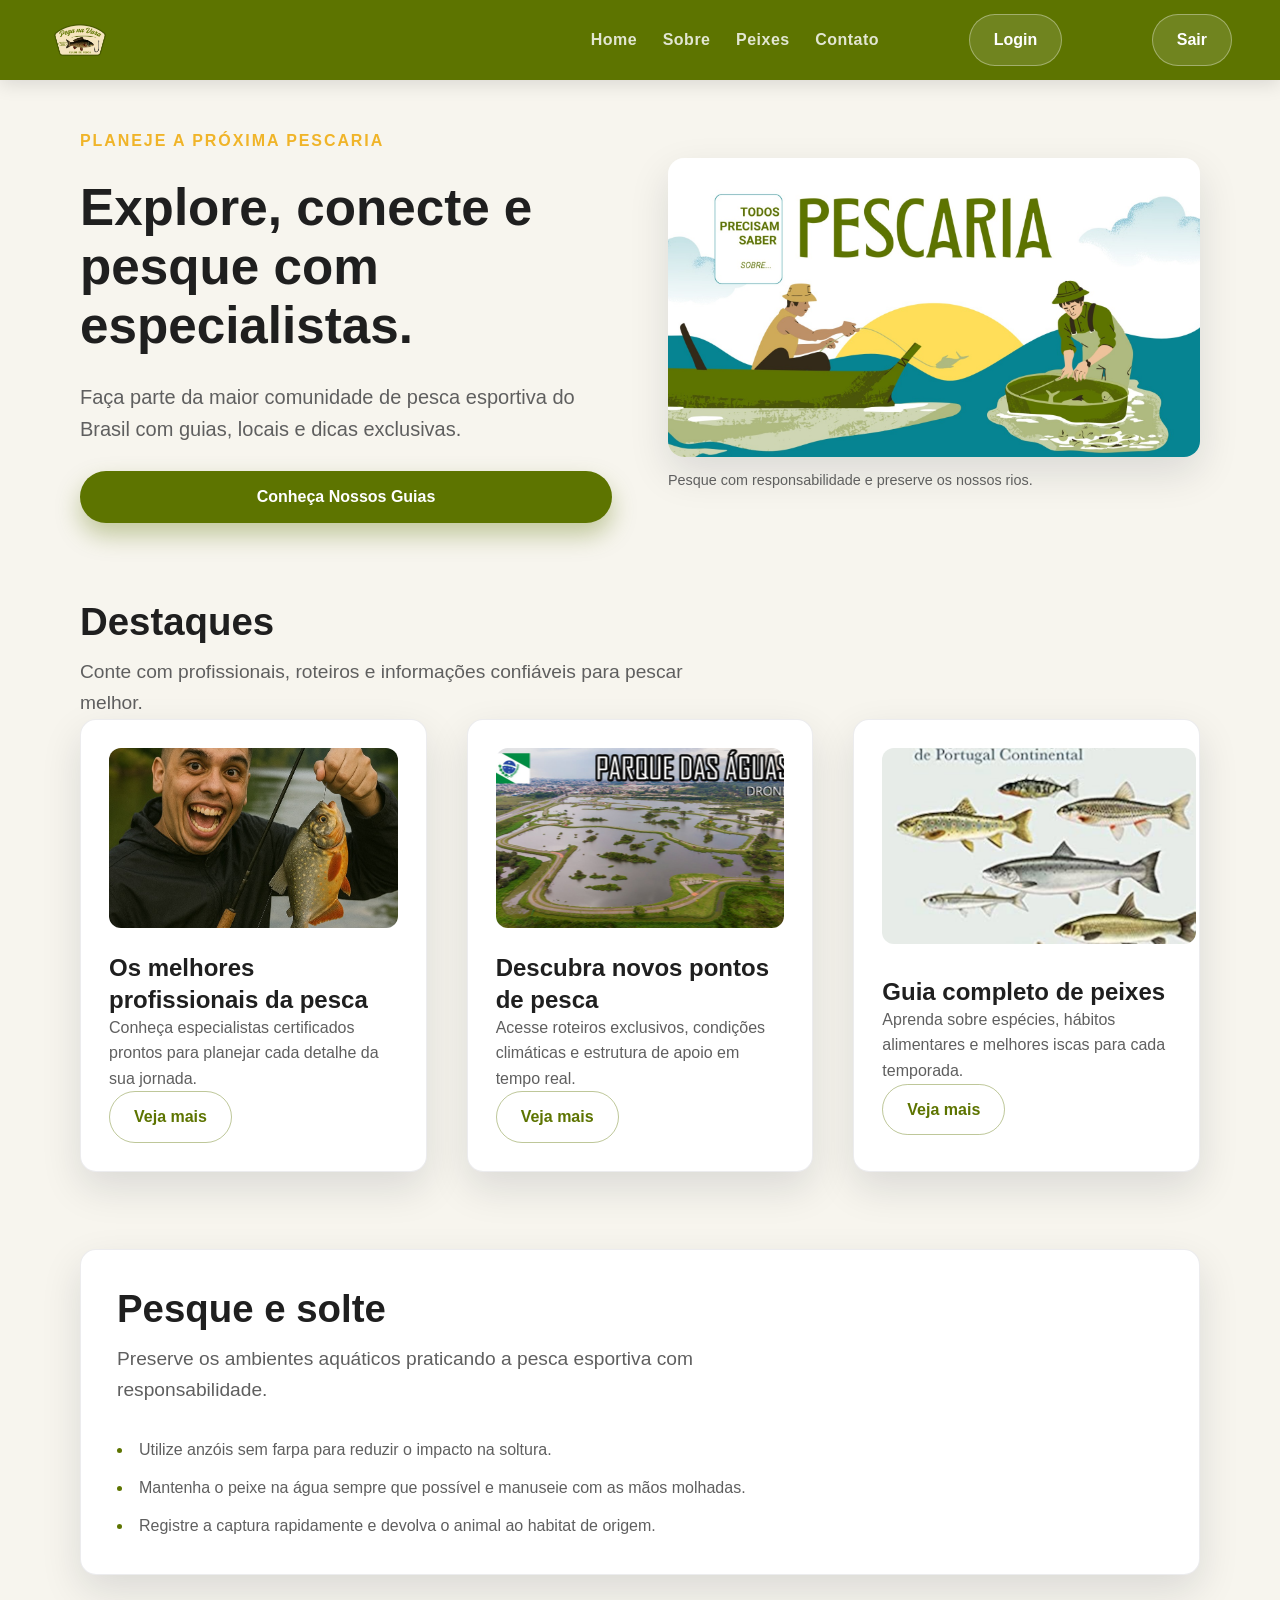
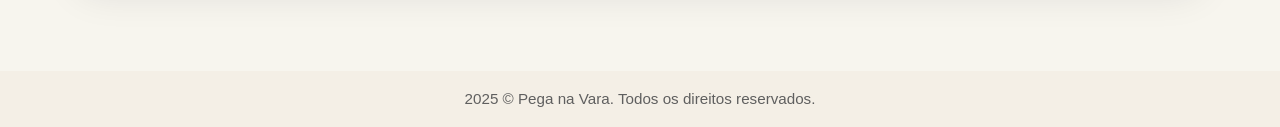
<file: index.html>
<!DOCTYPE html>
<html lang="pt-br">
  <head>
    <meta charset="UTF-8" />
    <meta name="viewport" content="width=device-width, initial-scale=1.0" />
    <title>Trabalho Web Final - 1 Semestre</title>
  </head>
  <body>
    <script>
      location.href = `https://cbs041.github.io/trabalho-desenvolvimento-web-final/pages/index.html`
    </script>
  </body>
</html>
</file>
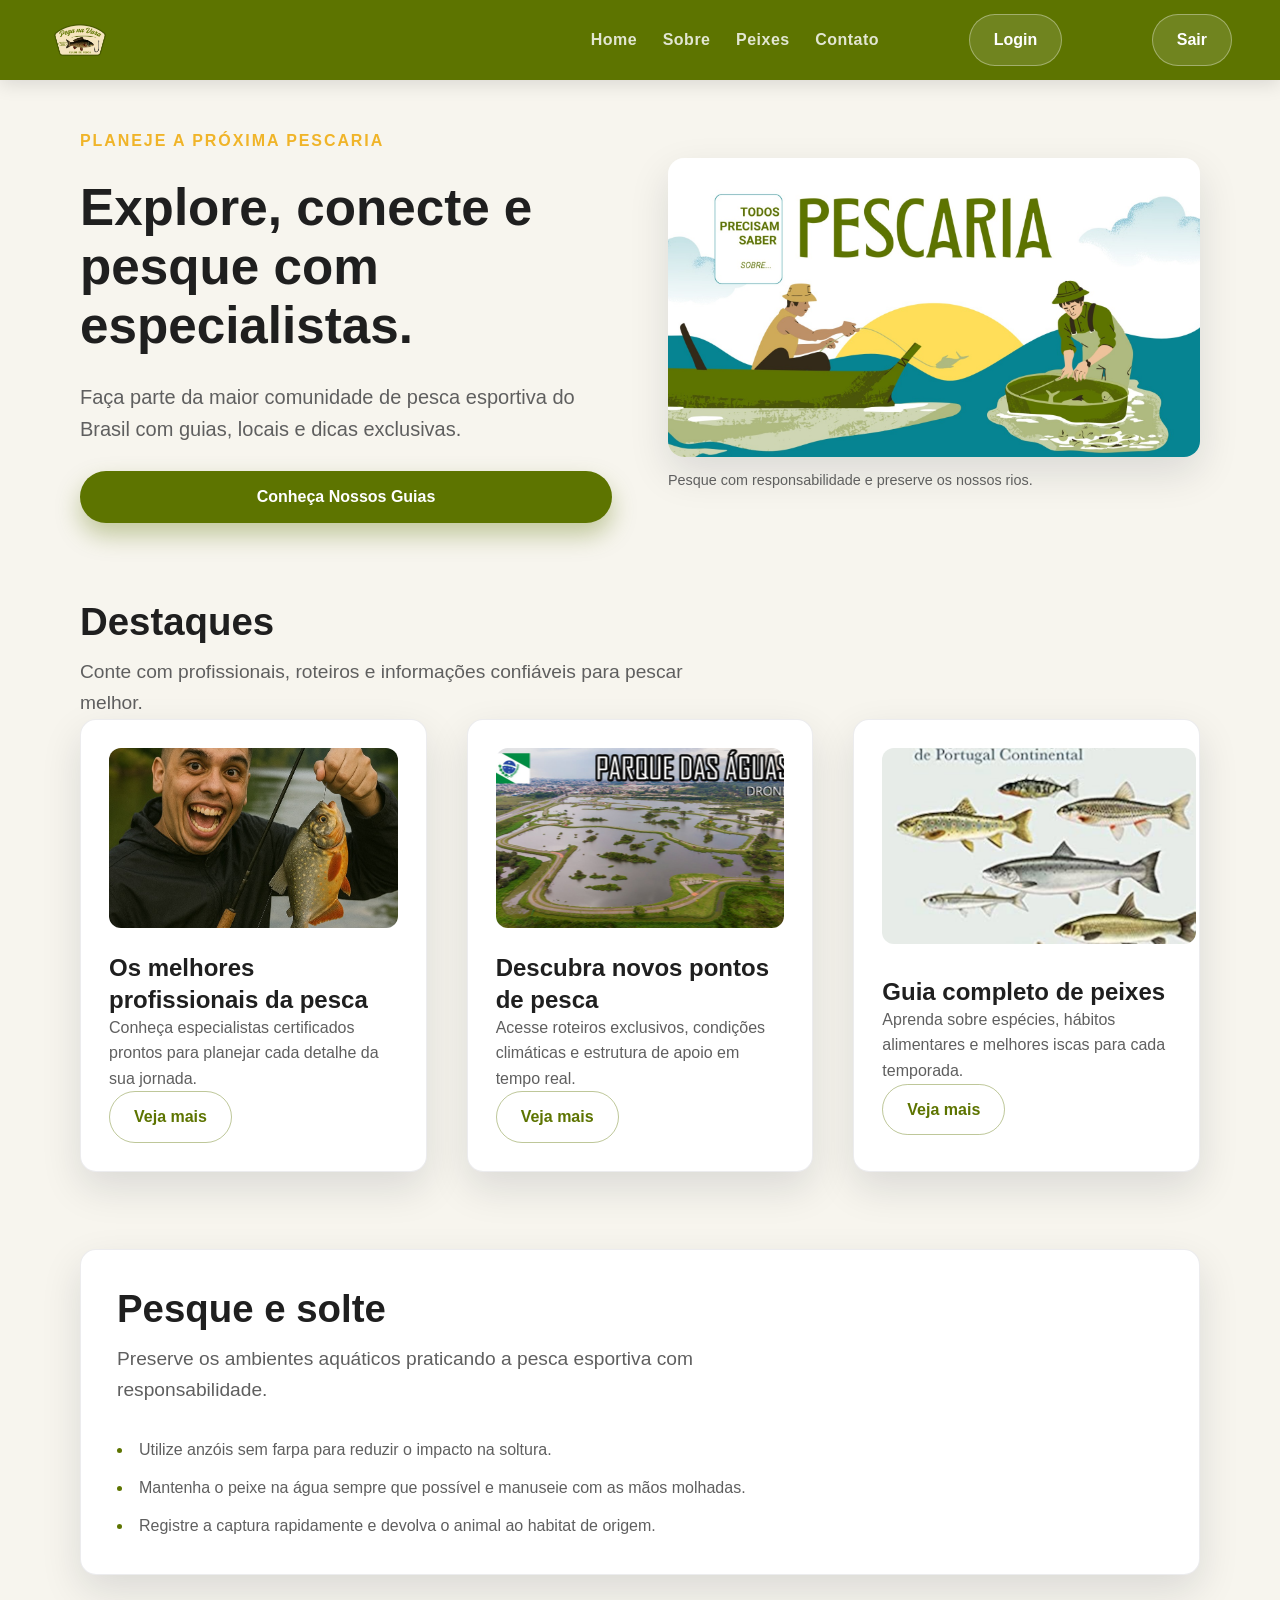
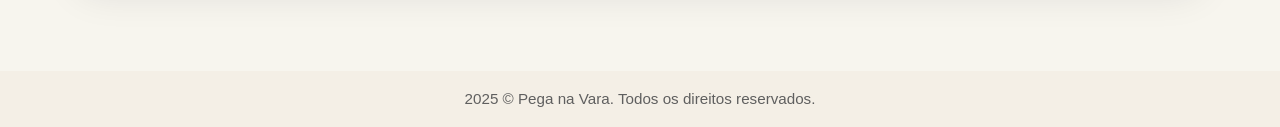
<file: pages/index.html>
<!DOCTYPE html>
<html lang="pt-br">
  <head>
    <meta charset="UTF-8" />
    <meta name="viewport" content="width=device-width, initial-scale=1.0" />
    <link rel="stylesheet" href="../assets/css/style.css" />
    <title>Pega na Vara</title>
    <link rel="icon" href="../assets/img/Logo.png" />
  </head>
  <body>
    <header class="site-header">
      <a
        class="site-header__brand"
        href="./index.html"
        aria-label="Página inicial"
      >
        <img
          class="site-header__logo"
          src="../assets/img/Logo.png"
          alt="Logotipo Pega na Vara"
        />
      </a>
      <nav class="site-header__nav" aria-label="Menu principal">
        <button
          id="mobile-menu-btn"
          class="nav-toggle"
          type="button"
          aria-expanded="false"
          aria-controls="nav-menu"
          data-menu-toggle
        >
          <span class="nav-toggle__bar"></span>
          <span class="nav-toggle__bar"></span>
          <span class="nav-toggle__bar"></span>
          <span class="sr-only">Alternar menu de navegação</span>
        </button>
        <div class="nav-menu site-header__menu" id="nav-menu">
          <ul class="nav-menu__list">
            <li class="nav-menu__item">
              <a class="nav-menu__link" href="./index.html">Home</a>
            </li>
            <li class="nav-menu__item">
              <a class="nav-menu__link" href="./sobre.html">Sobre</a>
            </li>
            <li class="nav-menu__item">
              <a class="nav-menu__link" href="./peixes.html">Peixes</a>
            </li>
            <li class="nav-menu__item">
              <a class="nav-menu__link" href="./contato.html">Contato</a>
            </li>
          </ul>
          <a
            class="button button--secondary nav-menu__cta"
            href="./login.html"
            data-auth-login
            >Login</a
          >
          <button
            type="button"
            class="button button--secondary nav-menu__cta"
            data-auth-logout
            hidden
          >
            Sair
          </button>
        </div>
      </nav>
    </header>

    <main class="conteudo" data-page="home">
      <section class="hero">
        <div class="hero__content">
          <span class="hero__eyebrow">Planeje a próxima pescaria</span>
          <h1 class="hero__title">
            Explore, conecte e pesque com especialistas.
          </h1>
          <p class="hero__subtitle">
            Faça parte da maior comunidade de pesca esportiva do Brasil com
            guias, locais e dicas exclusivas.
          </p>
          <a
            class="button button--primary hero__cta"
            href="./relatorio_guias.html"
            >Conheça Nossos Guias</a
          >
        </div>
        <figure class="hero__media">
          <img
            class="hero__image"
            src="../assets/img/Banner_Pescaria.jpeg"
            alt="Dois pescadores celebrando uma captura ao amanhecer"
          />
          <figcaption class="hero__caption">
            Pesque com responsabilidade e preserve os nossos rios.
          </figcaption>
        </figure>
      </section>

      <section class="highlights">
        <div class="section-header">
          <h2 class="section-title">Destaques</h2>
          <p class="section-subtitle">
            Conte com profissionais, roteiros e informações confiáveis para
            pescar melhor.
          </p>
        </div>

        <div class="cards-grid">
          <article class="card">
            <!-- Adicionar Imagem -->
            <div
              class="card__illustration card__illustration--guides"
              role="img"
              aria-label="Guia auxiliando pescadores em um barco"
            ></div>
            <div class="card__content">
              <h3 class="card__title">Os melhores profissionais da pesca</h3>
              <p class="card__description">
                Conheça especialistas certificados prontos para planejar cada
                detalhe da sua jornada.
              </p>
              <a
                class="button button--ghost card__action"
                href="./relatorio_guias.html"
                >Veja mais</a
              >
            </div>
          </article>

          <article class="card">
            <!-- Adicionar Imagem -->
            <div
              class="card__illustration card__illustration--spots"
              role="img"
              aria-label="Mapa com pontos de pesca destacados"
            ></div>
            <div class="card__content">
              <h3 class="card__title">Descubra novos pontos de pesca</h3>
              <p class="card__description">
                Acesse roteiros exclusivos, condições climáticas e estrutura de
                apoio em tempo real.
              </p>
              <a
                class="button button--ghost card__action"
                href="./relatorio_locais.html"
                >Veja mais</a
              >
            </div>
          </article>

          <article class="card">
            <!-- Adicionar Imagem -->
            <div
              class="card__illustration card__illustration--species"
              role="img"
              aria-label="Peixe em destaque em águas cristalinas"
            ></div>
            <div class="card__content">
              <h3 class="card__title">Guia completo de peixes</h3>
              <p class="card__description">
                Aprenda sobre espécies, hábitos alimentares e melhores iscas
                para cada temporada.
              </p>
              <a
                class="button button--ghost card__action"
                href="./guia_peixes.html"
                >Veja mais</a
              >
            </div>
          </article>
        </div>
      </section>

      <section class="catch-and-release">
        <div class="section-header">
          <h2 class="section-title">Pesque e solte</h2>
          <p class="section-subtitle">
            Preserve os ambientes aquáticos praticando a pesca esportiva com
            responsabilidade.
          </p>
        </div>
        <ul class="principles-list">
          <li class="principles-list__item">
            Utilize anzóis sem farpa para reduzir o impacto na soltura.
          </li>
          <li class="principles-list__item">
            Mantenha o peixe na água sempre que possível e manuseie com as mãos
            molhadas.
          </li>
          <li class="principles-list__item">
            Registre a captura rapidamente e devolva o animal ao habitat de
            origem.
          </li>
        </ul>
      </section>
    </main>

    <footer class="site-footer">
      <p class="site-footer__text">
        2025 &copy; Pega na Vara. Todos os direitos reservados.
      </p>
    </footer>
    <script src="../assets/js/script.js"></script>
  </body>
</html>
</file>
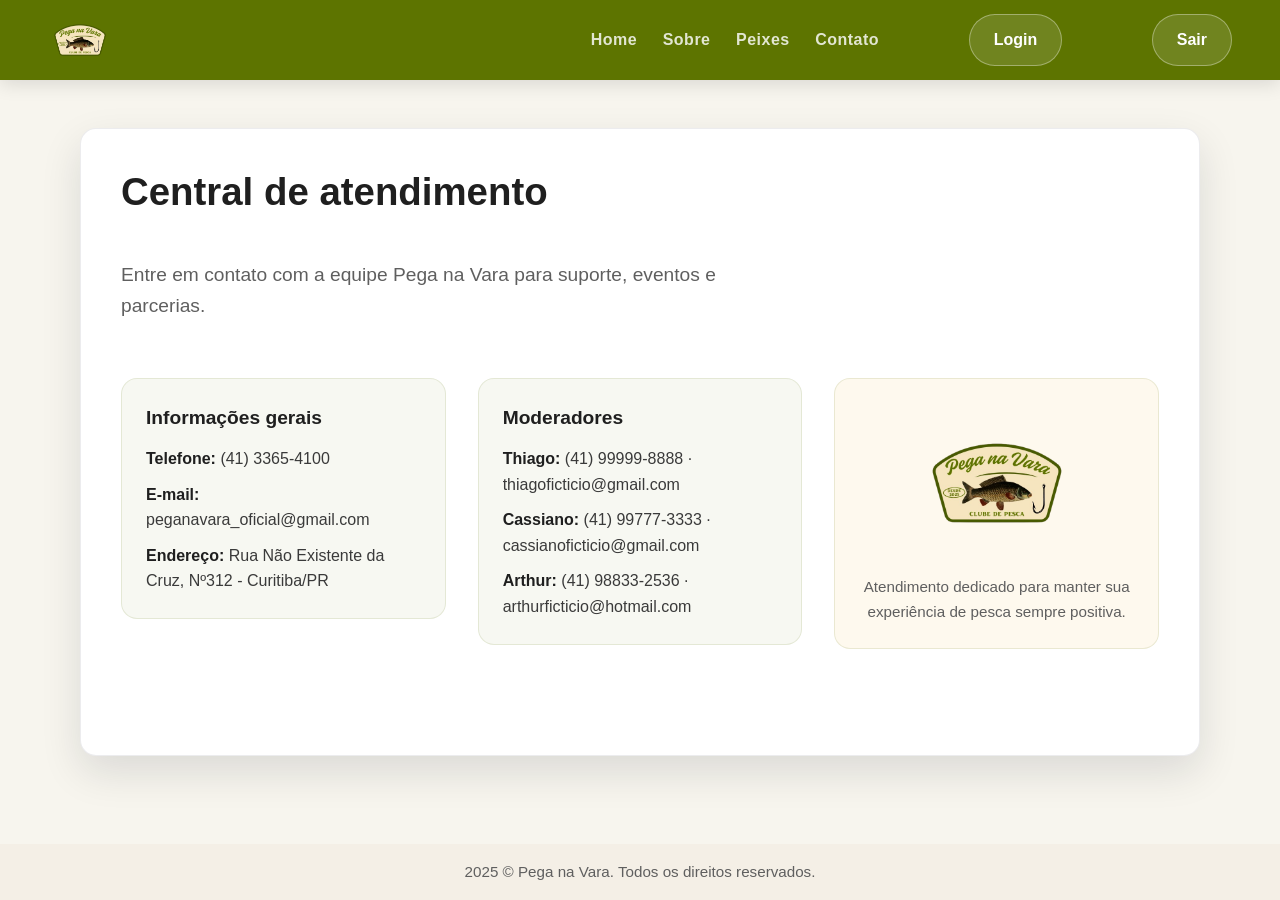
<file: pages/contato.html>
<!DOCTYPE html>
<html lang="pt-br">
  <head>
    <meta charset="UTF-8" />
    <meta name="viewport" content="width=device-width, initial-scale=1.0" />
    <link rel="stylesheet" href="../assets/css/style.css" />
    <title>Pega na Vara</title>
    <link rel="icon" href="../assets/img/Logo.png" />
    <link rel="stylesheet" href="../assets/css/contato.css" />
  </head>
  <body>
    <header class="site-header">
      <a class="site-header__brand" href="./index.html" aria-label="Página inicial">
        <img class="site-header__logo" src="../assets/img/Logo.png" alt="Logotipo Pega na Vara" />
      </a>
  <nav class="site-header__nav" aria-label="Menu principal">
        <button
          id="mobile-menu-btn"
          class="nav-toggle"
          type="button"
          aria-expanded="false"
          aria-controls="nav-menu"
          data-menu-toggle
        >
          <span class="nav-toggle__bar"></span>
          <span class="nav-toggle__bar"></span>
          <span class="nav-toggle__bar"></span>
          <span class="sr-only">Alternar menu de navegação</span>
        </button>
        <div class="nav-menu site-header__menu" id="nav-menu">
          <ul class="nav-menu__list">
            <li class="nav-menu__item"><a class="nav-menu__link" href="./index.html">Home</a></li>
            <li class="nav-menu__item"><a class="nav-menu__link" href="./sobre.html">Sobre</a></li>
            <li class="nav-menu__item"><a class="nav-menu__link" href="./peixes.html">Peixes</a></li>
            <li class="nav-menu__item"><a class="nav-menu__link" href="./contato.html">Contato</a></li>
          </ul>
          <a class="button button--secondary nav-menu__cta" href="./login.html" data-auth-login>Login</a>
          <button type="button" class="button button--secondary nav-menu__cta" data-auth-logout hidden>Sair</button>
        </div>
      </nav>
    </header>

    <main class="page-content" data-page="contact">
      <section class="page-section">
        <div class="section-header">
          <h1 class="section-title">Central de atendimento</h1>
          <p class="section-subtitle">
            Entre em contato com a equipe Pega na Vara para suporte, eventos e parcerias.
          </p>
        </div>
        <div class="contact-grid">
          <article class="contact-card" aria-labelledby="contact-general">
            <h3 class="contact-card__title" id="contact-general">Informações gerais</h3>
            <ul class="contact-card__list">
              <li><strong>Telefone:</strong> (41) 3365-4100</li>
              <li><strong>E-mail:</strong> peganavara_oficial@gmail.com</li>
              <li><strong>Endereço:</strong> Rua Não Existente da Cruz, Nº312 - Curitiba/PR</li>
            </ul>
          </article>

          <article class="contact-card" aria-labelledby="contact-moderators">
            <h3 class="contact-card__title" id="contact-moderators">Moderadores</h3>
            <ul class="contact-card__list">
              <li><strong>Thiago:</strong> (41) 99999-8888 · thiagoficticio@gmail.com</li>
              <li><strong>Cassiano:</strong> (41) 99777-3333 · cassianoficticio@gmail.com</li>
              <li><strong>Arthur:</strong> (41) 98833-2536 · arthurficticio@hotmail.com</li>
            </ul>
          </article>

          <figure class="contact-card contact-card--media" aria-labelledby="contact-illustration">
            <img src="../assets/img/Logo.png" alt="Ilustração da comunidade Pega na Vara" />
            <figcaption id="contact-illustration">Atendimento dedicado para manter sua experiência de pesca sempre positiva.</figcaption>
          </figure>
        </div>
      </section>
    </main>

    <footer class="site-footer">
      <p class="site-footer__text">2025 &copy; Pega na Vara. Todos os direitos reservados.</p>
    </footer>
    <script src="../assets/js/script.js"></script>
  </body>
</html>
</file>
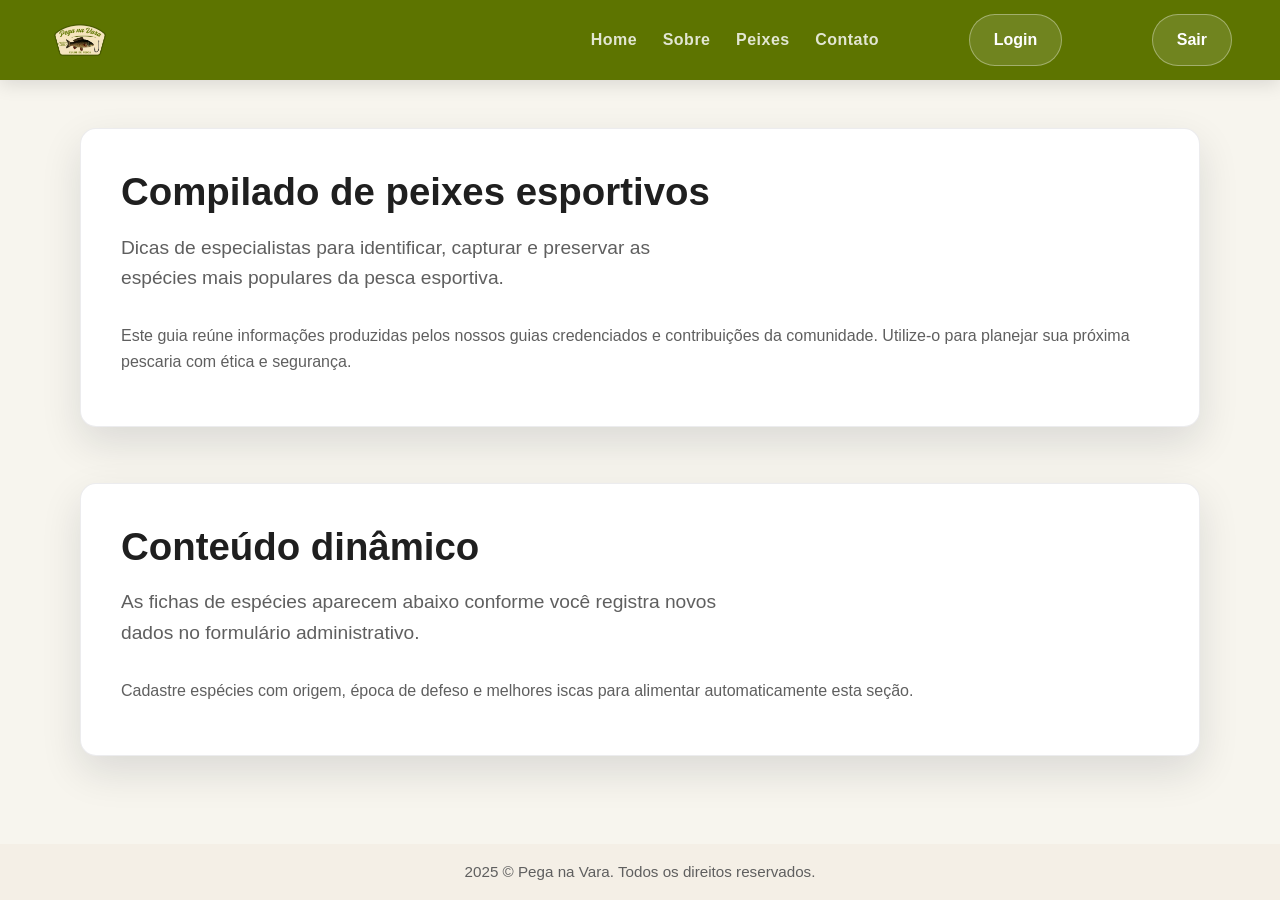
<file: pages/guia_peixes.html>
<!DOCTYPE html>
<html lang="pt-br">
  <head>
    <meta charset="UTF-8" />
    <meta name="viewport" content="width=device-width, initial-scale=1.0" />
    <link rel="stylesheet" href="../assets/css/style.css" />
    <title>Pega na Vara</title>
    <link rel="icon" href="../assets/img/Logo.png" />
  </head>
  <body>
    <header class="site-header">
      <a class="site-header__brand" href="./index.html" aria-label="Página inicial">
        <img class="site-header__logo" src="../assets/img/Logo.png" alt="Logotipo Pega na Vara" />
      </a>
  <nav class="site-header__nav" aria-label="Menu principal">
        <button
          id="mobile-menu-btn"
          class="nav-toggle"
          type="button"
          aria-expanded="false"
          aria-controls="nav-menu"
          data-menu-toggle
        >
          <span class="nav-toggle__bar"></span>
          <span class="nav-toggle__bar"></span>
          <span class="nav-toggle__bar"></span>
          <span class="sr-only">Alternar menu de navegação</span>
        </button>
        <div class="nav-menu site-header__menu" id="nav-menu">
          <ul class="nav-menu__list">
            <li class="nav-menu__item"><a class="nav-menu__link" href="./index.html">Home</a></li>
            <li class="nav-menu__item"><a class="nav-menu__link" href="./sobre.html">Sobre</a></li>
            <li class="nav-menu__item"><a class="nav-menu__link" href="./peixes.html">Peixes</a></li>
            <li class="nav-menu__item"><a class="nav-menu__link" href="./contato.html">Contato</a></li>
          </ul>
          <a class="button button--secondary nav-menu__cta" href="./login.html" data-auth-login>Login</a>
          <button type="button" class="button button--secondary nav-menu__cta" data-auth-logout hidden>Sair</button>
        </div>
      </nav>
    </header>

    <main class="page-content" data-page="guides">
      <section class="page-section">
        <div class="section-header">
          <h1 class="section-title">Compilado de peixes esportivos</h1>
          <p class="section-subtitle">
            Dicas de especialistas para identificar, capturar e preservar as espécies mais populares da pesca esportiva.
          </p>
        </div>
        <div class="page-section__content">
          <p>
            Este guia reúne informações produzidas pelos nossos guias credenciados e contribuições da comunidade. Utilize-o para planejar sua próxima pescaria com ética e segurança.
          </p>
        </div>
      </section>

      <section class="page-section" aria-labelledby="fish-guides-heading">
        <div class="section-header">
          <h2 class="section-title" id="fish-guides-heading">Conteúdo dinâmico</h2>
          <p class="section-subtitle">
            As fichas de espécies aparecem abaixo conforme você registra novos dados no formulário administrativo.
          </p>
        </div>
        <div class="page-section__content" id="fish-guides-container">
          <p>
            Cadastre espécies com origem, época de defeso e melhores iscas para alimentar automaticamente esta seção.
          </p>
        </div>
      </section>
    </main>

    <footer class="site-footer">
      <p class="site-footer__text">2025 &copy; Pega na Vara. Todos os direitos reservados.</p>
    </footer>
    <script src="../assets/js/script.js"></script>
  </body>
</html>
</file>
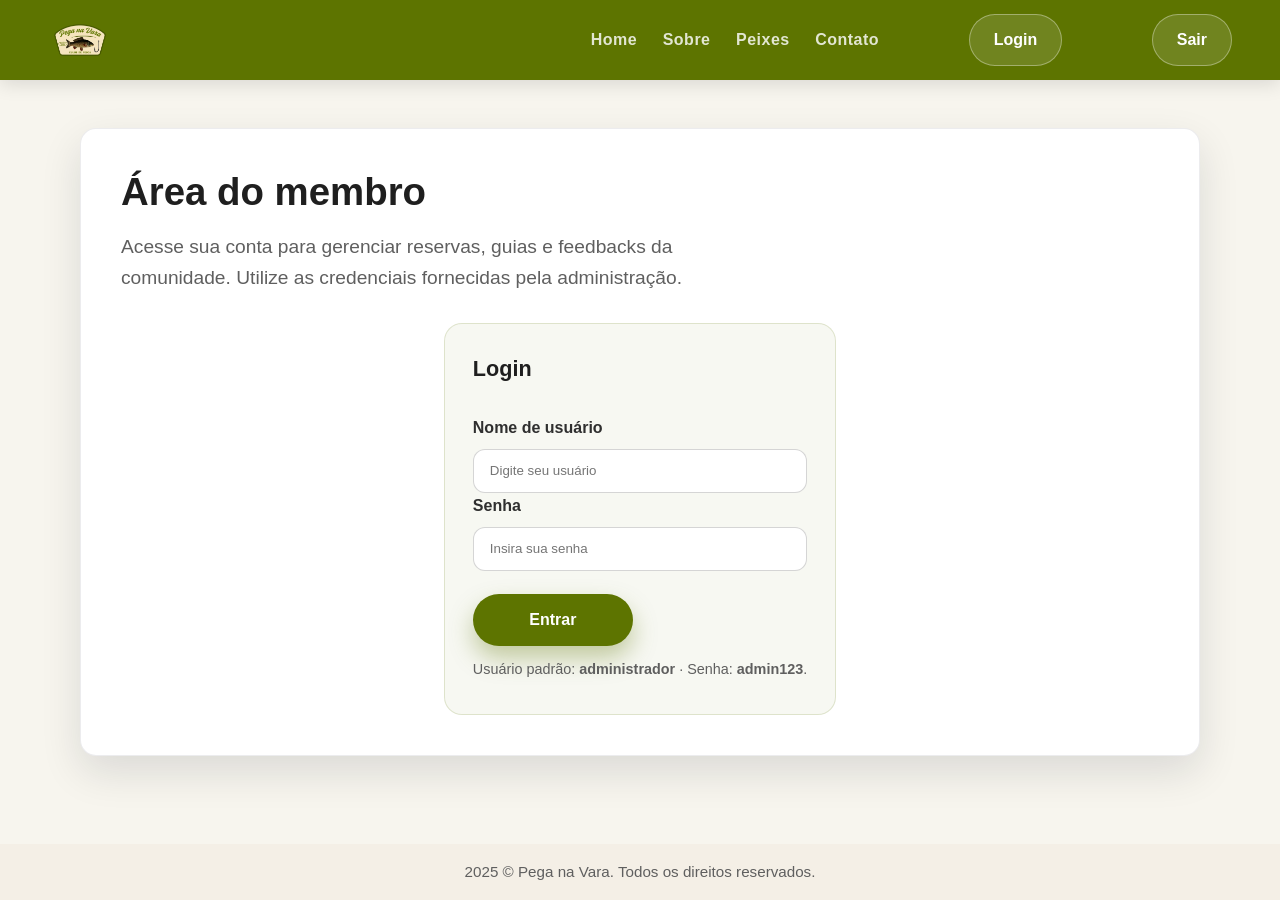
<file: pages/login.html>
<!DOCTYPE html>
<html lang="pt-br">
  <head>
    <meta charset="UTF-8" />
    <meta name="viewport" content="width=device-width, initial-scale=1.0" />
    <link rel="stylesheet" href="../assets/css/style.css" />
    <title>Login</title>
    <link rel="icon" href="../assets/img/Logo.png" />
    <link rel="stylesheet" href="../assets/css/login.css" />
  </head>
  <body>
    <header class="site-header">
      <a
        class="site-header__brand"
        href="./index.html"
        aria-label="Página inicial"
      >
        <img
          class="site-header__logo"
          src="../assets/img/Logo.png"
          alt="Logotipo Pega na Vara"
        />
      </a>
      <nav class="site-header__nav" aria-label="Menu principal">
        <button
          id="mobile-menu-btn"
          class="nav-toggle"
          type="button"
          aria-expanded="false"
          aria-controls="nav-menu"
          data-menu-toggle
        >
          <span class="nav-toggle__bar"></span>
          <span class="nav-toggle__bar"></span>
          <span class="nav-toggle__bar"></span>
          <span class="sr-only">Alternar menu de navegação</span>
        </button>
        <div class="nav-menu site-header__menu" id="nav-menu">
          <ul class="nav-menu__list">
            <li class="nav-menu__item">
              <a class="nav-menu__link" href="./index.html">Home</a>
            </li>
            <li class="nav-menu__item">
              <a class="nav-menu__link" href="./sobre.html">Sobre</a>
            </li>
            <li class="nav-menu__item">
              <a class="nav-menu__link" href="./peixes.html">Peixes</a>
            </li>
            <li class="nav-menu__item">
              <a class="nav-menu__link" href="./contato.html">Contato</a>
            </li>
          </ul>
          <a
            class="button button--secondary nav-menu__cta"
            href="./login.html"
            data-auth-login
            >Login</a
          >
          <button
            type="button"
            class="button button--secondary nav-menu__cta"
            data-auth-logout
            hidden
          >
            Sair
          </button>
        </div>
      </nav>
    </header>

    <main class="page-content" data-page="auth">
      <section class="page-section auth-section">
        <div class="section-header">
          <h1 class="section-title">Área do membro</h1>
          <p class="section-subtitle">
            Acesse sua conta para gerenciar reservas, guias e feedbacks da
            comunidade. Utilize as credenciais fornecidas pela administração.
          </p>
        </div>
        <div class="auth-grid">
          <article class="auth-card" aria-labelledby="login-title">
            <h3 class="auth-card__title" id="login-title">Login</h3>
            <form id="login" aria-label="Formulário de login">
              <div class="auth-field">
                <label class="auth-label" for="login-name"
                  >Nome de usuário</label
                >
                <input
                  class="auth-input"
                  type="text"
                  id="login-name"
                  name="loginName"
                  placeholder="Digite seu usuário"
                  autocomplete="username"
                  minlength="3"
                  required
                />
              </div>
              <div class="auth-field">
                <label class="auth-label" for="login-password">Senha</label>
                <input
                  class="auth-input"
                  type="password"
                  id="login-password"
                  name="loginPassword"
                  placeholder="Insira sua senha"
                  autocomplete="current-password"
                  minlength="6"
                  required
                />
              </div>
              <p class="auth-feedback" data-auth-feedback="login" aria-live="polite"></p>
              <button
                type="submit"
                class="button button--primary auth-card__action"
              >
                Entrar
              </button>
              <p class="auth-helper">Usuário padrão: <strong>administrador</strong> · Senha: <strong>admin123</strong>.</p>
            </form>
          </article>
        </div>
      </section>
    </main>

    <footer class="site-footer">
      <p class="site-footer__text">
        2025 &copy; Pega na Vara. Todos os direitos reservados.
      </p>
    </footer>
    <script src="../assets/js/script.js"></script>
  </body>
</html>
</file>
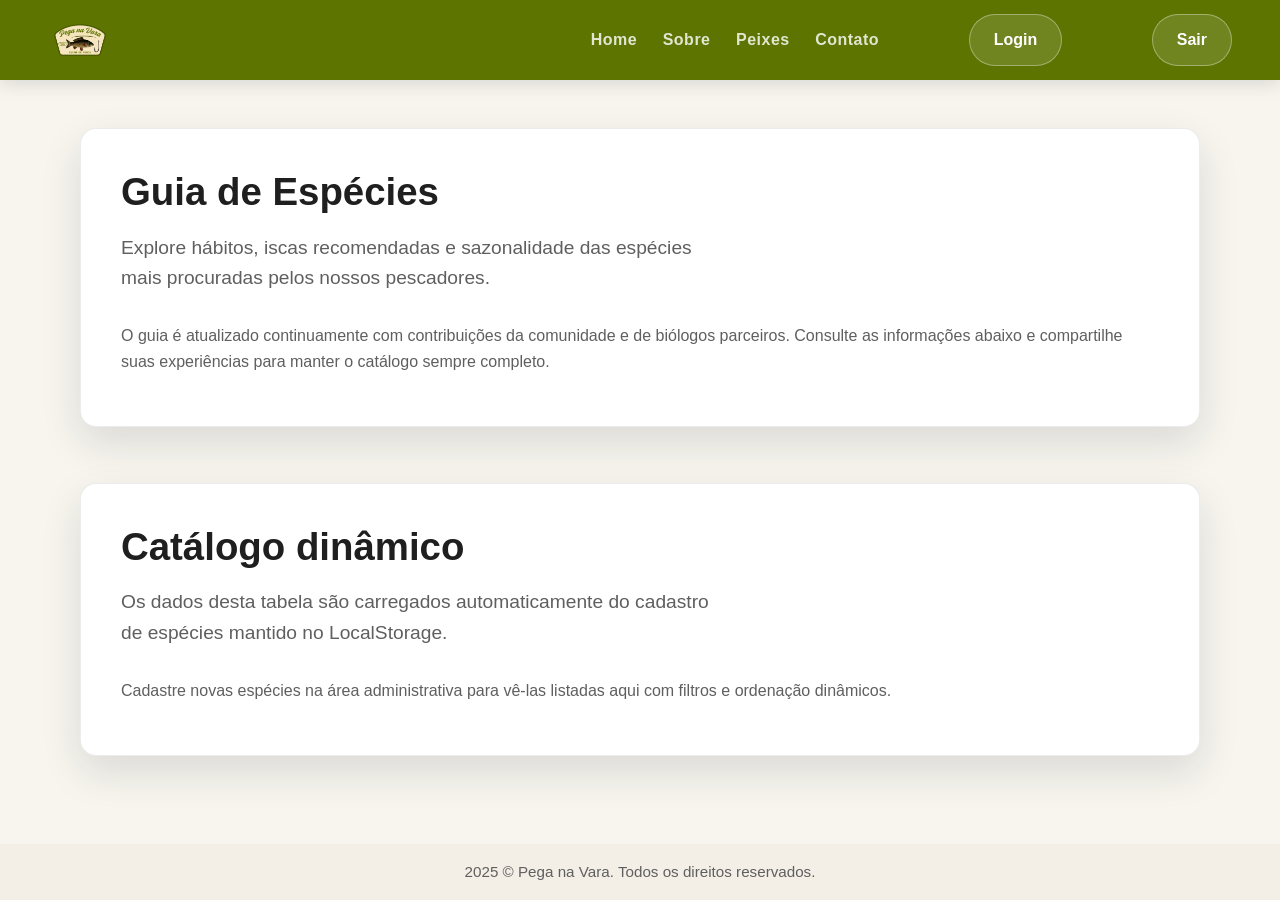
<file: pages/peixes.html>
<!DOCTYPE html>
<html lang="pt-br">
  <head>
    <meta charset="UTF-8" />
    <meta name="viewport" content="width=device-width, initial-scale=1.0" />
    <link rel="stylesheet" href="../assets/css/style.css" />
    <title>Pega na Vara</title>
    <link rel="icon" href="../assets/img/Logo.png" />
  </head>
  <body>
    <header class="site-header">
      <a class="site-header__brand" href="./index.html" aria-label="Página inicial">
        <img class="site-header__logo" src="../assets/img/Logo.png" alt="Logotipo Pega na Vara" />
      </a>
  <nav class="site-header__nav" aria-label="Menu principal">
        <button
          id="mobile-menu-btn"
          class="nav-toggle"
          type="button"
          aria-expanded="false"
          aria-controls="nav-menu"
          data-menu-toggle
        >
          <span class="nav-toggle__bar"></span>
          <span class="nav-toggle__bar"></span>
          <span class="nav-toggle__bar"></span>
          <span class="sr-only">Alternar menu de navegação</span>
        </button>
        <div class="nav-menu site-header__menu" id="nav-menu">
          <ul class="nav-menu__list">
            <li class="nav-menu__item"><a class="nav-menu__link" href="./index.html">Home</a></li>
            <li class="nav-menu__item"><a class="nav-menu__link" href="./sobre.html">Sobre</a></li>
            <li class="nav-menu__item"><a class="nav-menu__link" href="./peixes.html">Peixes</a></li>
            <li class="nav-menu__item"><a class="nav-menu__link" href="./contato.html">Contato</a></li>
          </ul>
          <a class="button button--secondary nav-menu__cta" href="./login.html" data-auth-login>Login</a>
          <button type="button" class="button button--secondary nav-menu__cta" data-auth-logout hidden>Sair</button>
        </div>
      </nav>
    </header>

    <main class="page-content" data-page="species">
      <section class="page-section">
        <div class="section-header">
          <h1 class="section-title">Guia de Espécies</h1>
          <p class="section-subtitle">
            Explore hábitos, iscas recomendadas e sazonalidade das espécies mais procuradas pelos nossos pescadores.
          </p>
        </div>
        <div class="page-section__content">
          <p>
            O guia é atualizado continuamente com contribuições da comunidade e de biólogos parceiros. Consulte as informações abaixo e compartilhe suas experiências para manter o catálogo sempre completo.
          </p>
        </div>
      </section>

      <section class="page-section" aria-labelledby="species-table-heading">
        <div class="section-header">
          <h2 class="section-title" id="species-table-heading">Catálogo dinâmico</h2>
          <p class="section-subtitle">
            Os dados desta tabela são carregados automaticamente do cadastro de espécies mantido no LocalStorage.
          </p>
        </div>
        <div class="page-section__content" id="species-table-container">
          <p>
            Cadastre novas espécies na área administrativa para vê-las listadas aqui com filtros e ordenação dinâmicos.
          </p>
        </div>
      </section>
    </main>

    <footer class="site-footer">
      <p class="site-footer__text">2025 &copy; Pega na Vara. Todos os direitos reservados.</p>
    </footer>
    <script src="../assets/js/script.js"></script>
  </body>
</html>
</file>
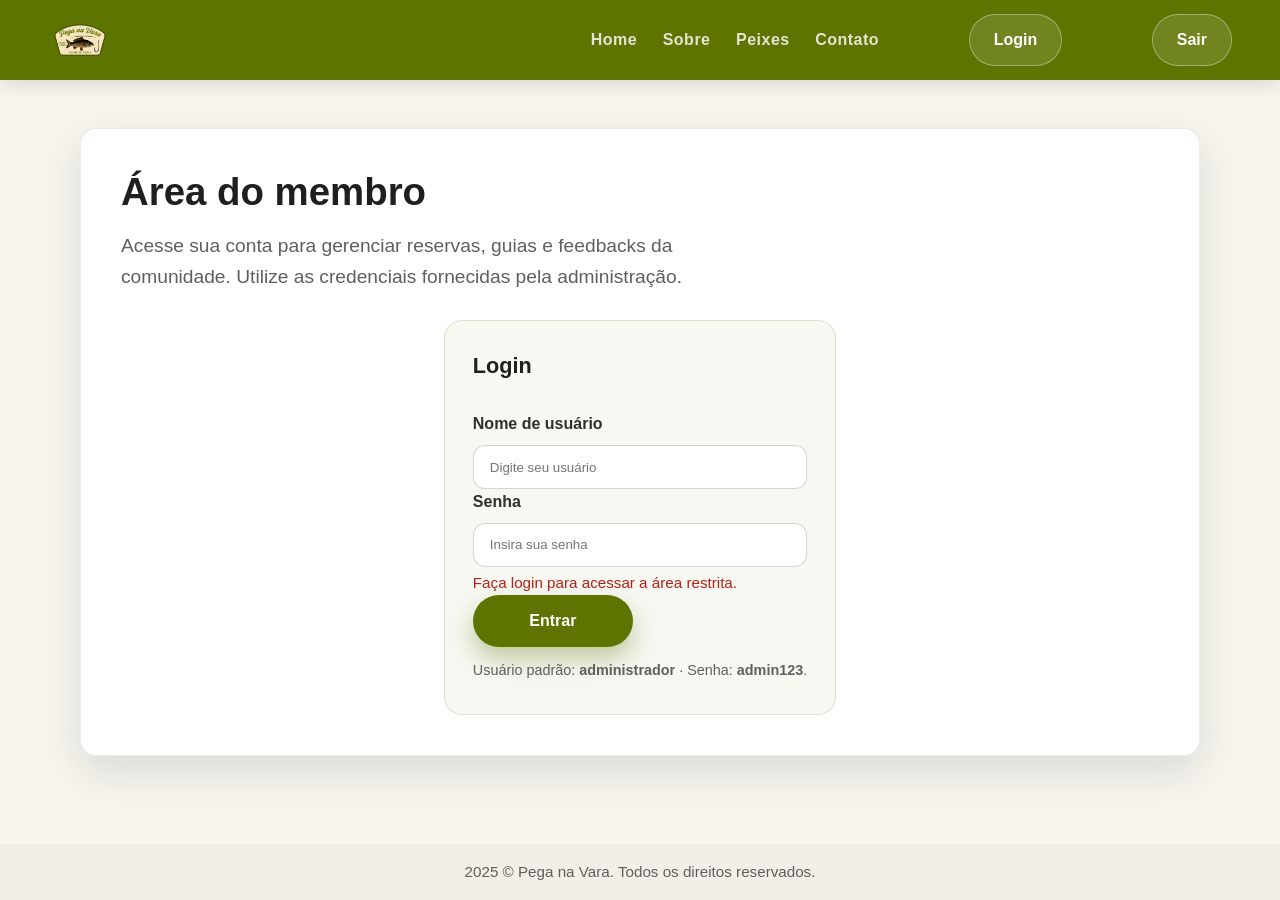
<file: pages/relatorio_guias.html>
<!DOCTYPE html>
<html lang="pt-br">
  <head>
    <meta charset="UTF-8" />
    <meta name="viewport" content="width=device-width, initial-scale=1.0" />
    <link rel="stylesheet" href="../assets/css/style.css" />
    <title>Pega na Vara</title>
    <link rel="icon" href="../assets/img/Logo.png" />
  </head>
  <body>
    <header class="site-header">
      <a
        class="site-header__brand"
        href="./index.html"
        aria-label="Página inicial"
      >
        <img
          class="site-header__logo"
          src="../assets/img/Logo.png"
          alt="Logotipo Pega na Vara"
        />
      </a>
      <nav class="site-header__nav" aria-label="Menu principal">
        <button
          id="mobile-menu-btn"
          class="nav-toggle"
          type="button"
          aria-expanded="false"
          aria-controls="nav-menu"
          data-menu-toggle
        >
          <span class="nav-toggle__bar"></span>
          <span class="nav-toggle__bar"></span>
          <span class="nav-toggle__bar"></span>
          <span class="sr-only">Alternar menu de navegação</span>
        </button>
        <div class="nav-menu site-header__menu" id="nav-menu">
          <ul class="nav-menu__list">
            <li class="nav-menu__item">
              <a class="nav-menu__link" href="./index.html">Home</a>
            </li>
            <li class="nav-menu__item">
              <a class="nav-menu__link" href="./sobre.html">Sobre</a>
            </li>
            <li class="nav-menu__item">
              <a class="nav-menu__link" href="./peixes.html">Peixes</a>
            </li>
            <li class="nav-menu__item">
              <a class="nav-menu__link" href="./contato.html">Contato</a>
            </li>
          </ul>
          <a class="button button--secondary nav-menu__cta" href="./login.html" data-auth-login>Login</a>
          <button type="button" class="button button--secondary nav-menu__cta" data-auth-logout hidden>Sair</button>
        </div>
      </nav>
    </header>

  <main class="page-content" data-page="guides-report" data-requires-auth="true">
      <section class="page-section">
        <div class="section-header">
          <h1 class="section-title">Relatório de guias</h1>
          <p class="section-subtitle">
            Acompanhe a disponibilidade, especialidades e avaliações dos guias
            cadastrados na comunidade.
          </p>
        </div>
        <div class="page-section__content">
          <p>
            As informações exibidas abaixo são atualizadas automaticamente
            sempre que um novo guia é cadastrado pelo formulário administrativo.
          </p>
        </div>
      </section>

      <section class="page-section" aria-labelledby="guides-table-heading">
        <div class="section-header">
          <h2 class="section-title" id="guides-table-heading">
            Tabela dinâmica
          </h2>
          <p class="section-subtitle">
            Utilize filtros, ordenações e ações de edição diretamente na tabela
            carregada via LocalStorage.
          </p>
        </div>
        <div class="page-section__content" id="guides-table-container">
          <p>
            Cadastre guias com nome, região de atuação e especialidades para
            visualizar relatórios detalhados neste espaço.
          </p>
        </div>
      </section>
    </main>

    <footer class="site-footer">
      <p class="site-footer__text">
        2025 &copy; Pega na Vara. Todos os direitos reservados.
      </p>
    </footer>
    <script src="../assets/js/script.js"></script>
  </body>
</html>
</file>
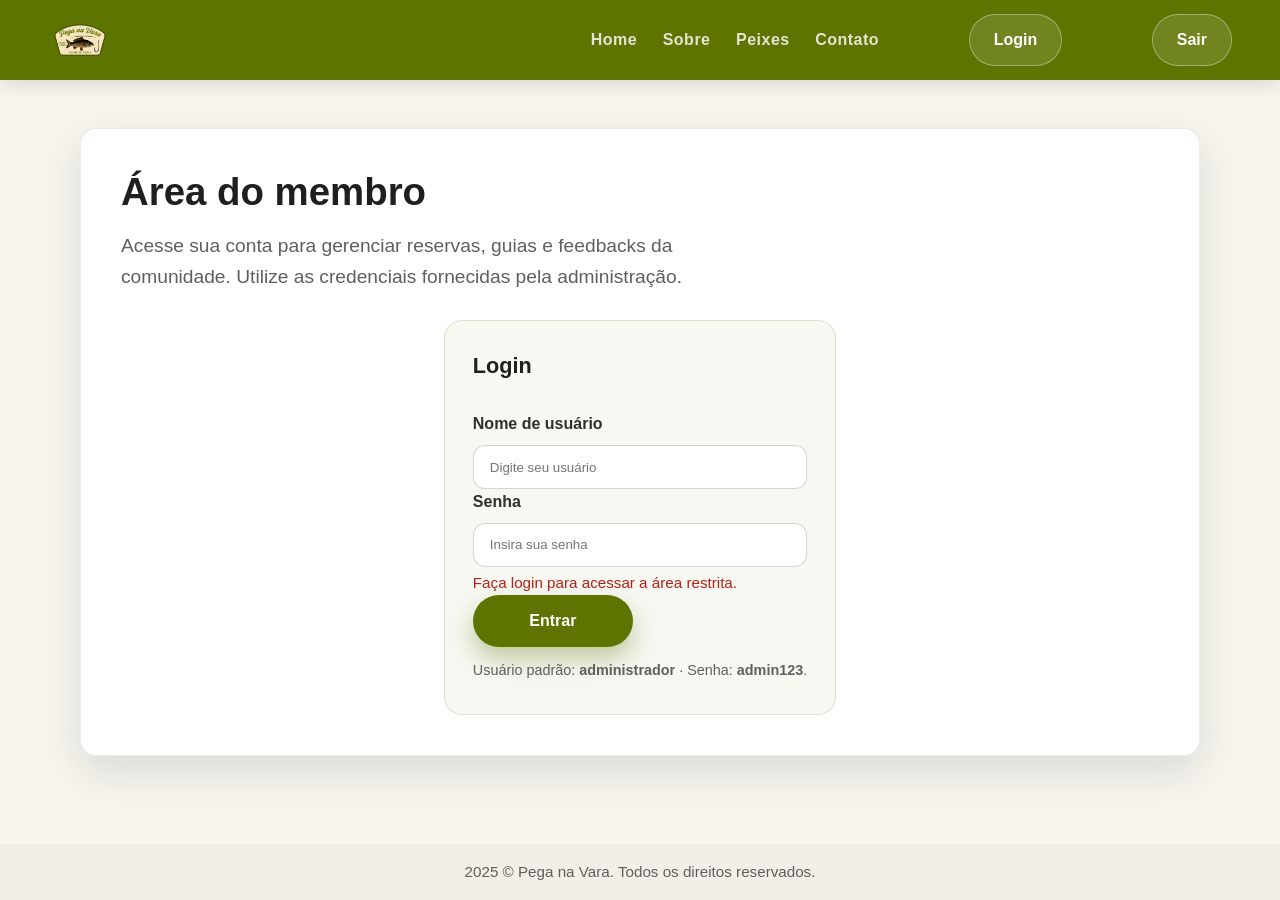
<file: pages/relatorio_locais.html>
<!DOCTYPE html>
<html lang="pt-br">
  <head>
    <meta charset="UTF-8" />
    <meta name="viewport" content="width=device-width, initial-scale=1.0" />
    <link rel="stylesheet" href="../assets/css/style.css" />
    <title>Pega na Vara</title>
    <link rel="icon" href="../assets/img/Logo.png" />
  </head>
  <body>
    <header class="site-header">
      <a class="site-header__brand" href="./index.html" aria-label="Página inicial">
        <img class="site-header__logo" src="../assets/img/Logo.png" alt="Logotipo Pega na Vara" />
      </a>
  <nav class="site-header__nav" aria-label="Menu principal">
        <button
          id="mobile-menu-btn"
          class="nav-toggle"
          type="button"
          aria-expanded="false"
          aria-controls="nav-menu"
          data-menu-toggle
        >
          <span class="nav-toggle__bar"></span>
          <span class="nav-toggle__bar"></span>
          <span class="nav-toggle__bar"></span>
          <span class="sr-only">Alternar menu de navegação</span>
        </button>
        <div class="nav-menu site-header__menu" id="nav-menu">
          <ul class="nav-menu__list">
            <li class="nav-menu__item"><a class="nav-menu__link" href="./index.html">Home</a></li>
            <li class="nav-menu__item"><a class="nav-menu__link" href="./sobre.html">Sobre</a></li>
            <li class="nav-menu__item"><a class="nav-menu__link" href="./peixes.html">Peixes</a></li>
            <li class="nav-menu__item"><a class="nav-menu__link" href="./contato.html">Contato</a></li>
          </ul>
          <a class="button button--secondary nav-menu__cta" href="./login.html" data-auth-login>Login</a>
          <button type="button" class="button button--secondary nav-menu__cta" data-auth-logout hidden>Sair</button>
        </div>
      </nav>
    </header>

  <main class="page-content" data-page="locations-report" data-requires-auth="true">
      <section class="page-section">
        <div class="section-header">
          <h1 class="section-title">Relatório de locais</h1>
          <p class="section-subtitle">
            Visualize os pontos de pesca cadastrados, infraestrutura disponível e condições recomendadas.
          </p>
        </div>
        <div class="page-section__content">
          <p>
            As informações expostas aqui são abastecidas pelos formulários de cadastro de locais. Mantenha seus registros atualizados para compartilhar experiências confiáveis com a comunidade.
          </p>
        </div>
      </section>

      <section class="page-section" aria-labelledby="locations-table-heading">
        <div class="section-header">
          <h2 class="section-title" id="locations-table-heading">Tabela dinâmica</h2>
          <p class="section-subtitle">
            Consulte rapidamente estrutura, época ideal e notas dos pescadores para cada ponto registrado.
          </p>
        </div>
        <div class="page-section__content" id="locations-table-container">
          <p>
            Registre novos locais na área administrativa e veja-os listados automaticamente neste relatório interativo.
          </p>
        </div>
      </section>
    </main>

    <footer class="site-footer">
      <p class="site-footer__text">2025 &copy; Pega na Vara. Todos os direitos reservados.</p>
    </footer>
    <script src="../assets/js/script.js"></script>
  </body>
</html>
</file>
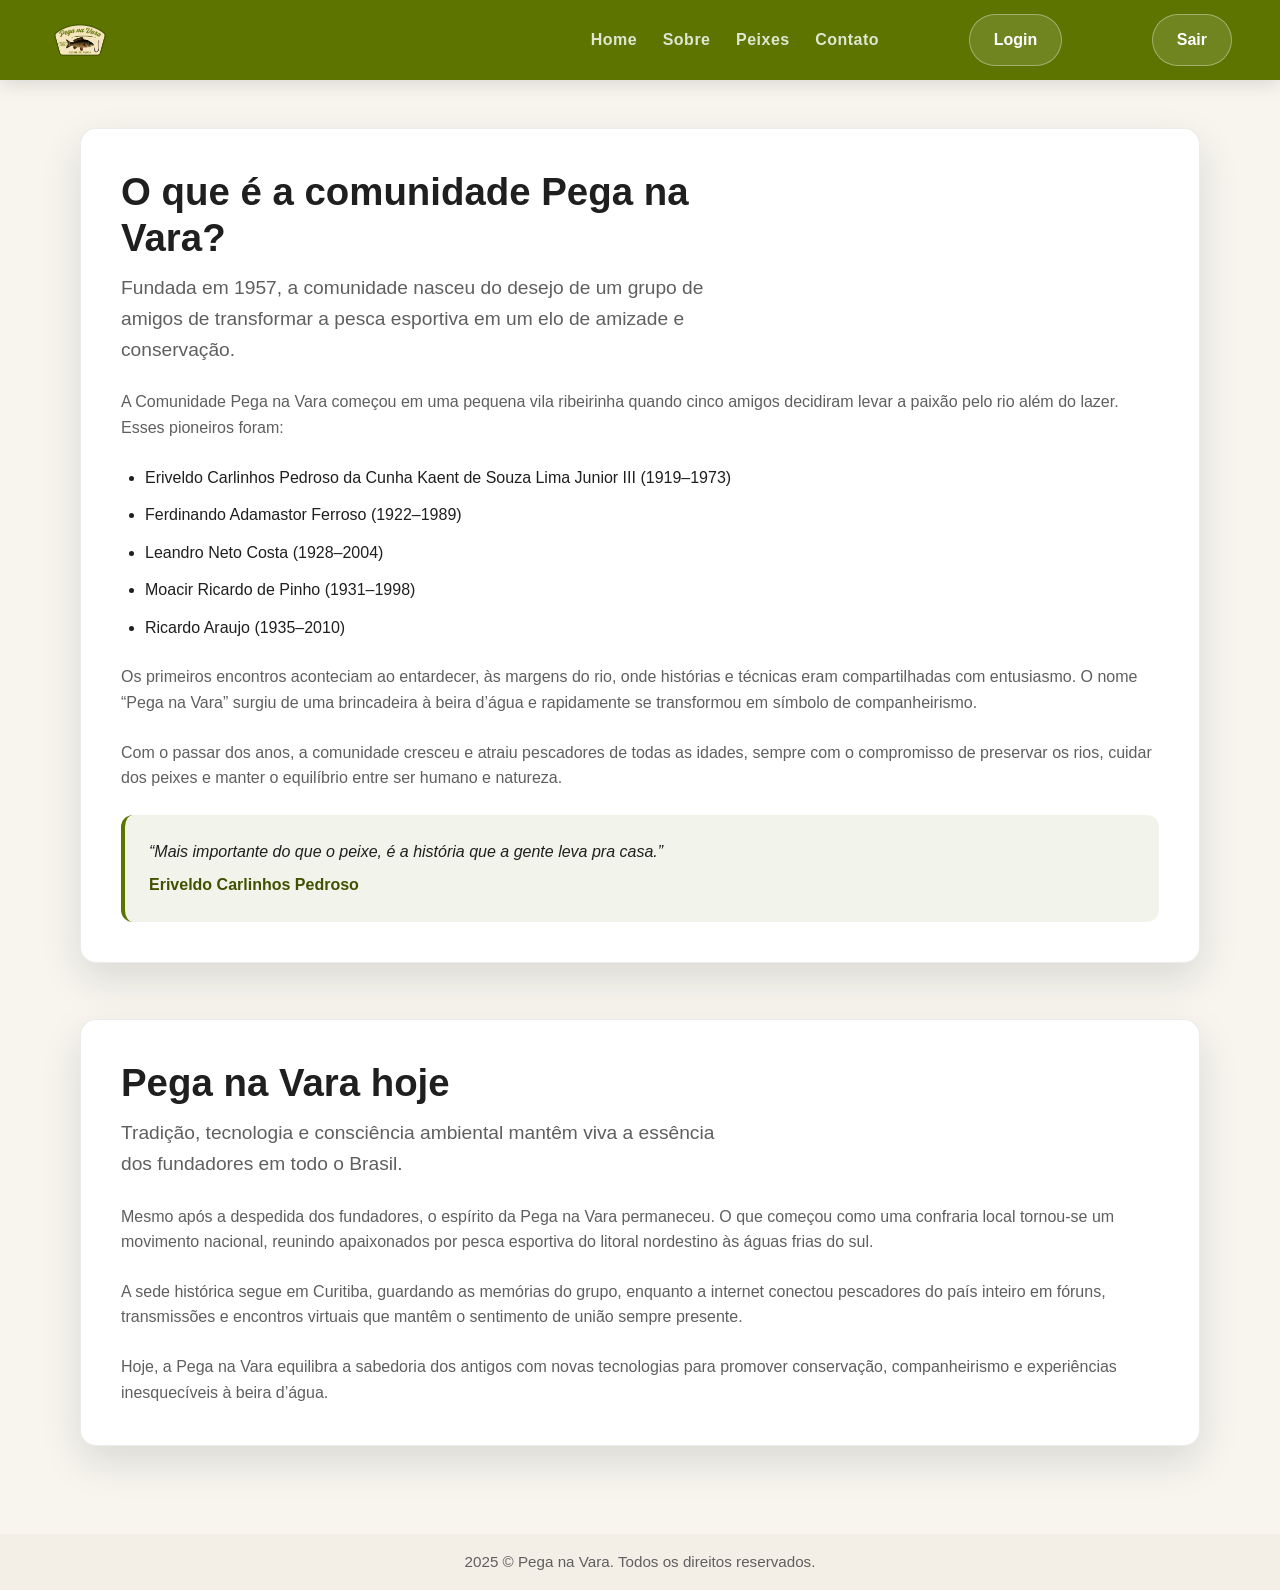
<file: pages/sobre.html>
<!DOCTYPE html>
<html lang="pt-br">
  <head>
    <meta charset="UTF-8" />
    <meta name="viewport" content="width=device-width, initial-scale=1.0" />
    <link rel="stylesheet" href="../assets/css/style.css" />
    <title>Pega na Vara</title>
    <link rel="icon" href="../assets/img/Logo.png" />
  </head>
  <body>
    <header class="site-header">
      <a class="site-header__brand" href="./index.html" aria-label="Página inicial">
        <img class="site-header__logo" src="../assets/img/Logo.png" alt="Logotipo Pega na Vara" />
      </a>
  <nav class="site-header__nav" aria-label="Menu principal">
        <button
          id="mobile-menu-btn"
          class="nav-toggle"
          type="button"
          aria-expanded="false"
          aria-controls="nav-menu"
          data-menu-toggle
        >
          <span class="nav-toggle__bar"></span>
          <span class="nav-toggle__bar"></span>
          <span class="nav-toggle__bar"></span>
          <span class="sr-only">Alternar menu de navegação</span>
        </button>
        <div class="nav-menu site-header__menu" id="nav-menu">
          <ul class="nav-menu__list">
            <li class="nav-menu__item"><a class="nav-menu__link" href="./index.html">Home</a></li>
            <li class="nav-menu__item"><a class="nav-menu__link" href="./sobre.html">Sobre</a></li>
            <li class="nav-menu__item"><a class="nav-menu__link" href="./peixes.html">Peixes</a></li>
            <li class="nav-menu__item"><a class="nav-menu__link" href="./contato.html">Contato</a></li>
          </ul>
          <a class="button button--secondary nav-menu__cta" href="./login.html" data-auth-login>Login</a>
          <button type="button" class="button button--secondary nav-menu__cta" data-auth-logout hidden>Sair</button>
        </div>
      </nav>
    </header>

    <main class="page-content" data-page="about">
      <section class="page-section">
        <div class="section-header">
          <h1 class="section-title">O que é a comunidade Pega na Vara?</h1>
          <p class="section-subtitle">
            Fundada em 1957, a comunidade nasceu do desejo de um grupo de amigos de transformar a pesca esportiva em um elo de amizade e conservação.
          </p>
        </div>
        <div class="page-section__content">
          <p>
            A Comunidade Pega na Vara começou em uma pequena vila ribeirinha quando cinco amigos decidiram levar a paixão pelo rio além do lazer. Esses pioneiros foram:
          </p>
          <ul class="page-section__list">
            <li>Eriveldo Carlinhos Pedroso da Cunha Kaent de Souza Lima Junior III (1919–1973)</li>
            <li>Ferdinando Adamastor Ferroso (1922–1989)</li>
            <li>Leandro Neto Costa (1928–2004)</li>
            <li>Moacir Ricardo de Pinho (1931–1998)</li>
            <li>Ricardo Araujo (1935–2010)</li>
          </ul>
          <p>
            Os primeiros encontros aconteciam ao entardecer, às margens do rio, onde histórias e técnicas eram compartilhadas com entusiasmo. O nome “Pega na Vara” surgiu de uma brincadeira à beira d’água e rapidamente se transformou em símbolo de companheirismo.
          </p>
          <p>
            Com o passar dos anos, a comunidade cresceu e atraiu pescadores de todas as idades, sempre com o compromisso de preservar os rios, cuidar dos peixes e manter o equilíbrio entre ser humano e natureza.
          </p>
          <blockquote class="page-section__quote">
            <p>“Mais importante do que o peixe, é a história que a gente leva pra casa.”</p>
            <cite>Eriveldo Carlinhos Pedroso</cite>
          </blockquote>
        </div>
      </section>

      <section class="page-section">
        <div class="section-header">
          <h2 class="section-title">Pega na Vara hoje</h2>
          <p class="section-subtitle">
            Tradição, tecnologia e consciência ambiental mantêm viva a essência dos fundadores em todo o Brasil.
          </p>
        </div>
        <div class="page-section__content">
          <p>
            Mesmo após a despedida dos fundadores, o espírito da Pega na Vara permaneceu. O que começou como uma confraria local tornou-se um movimento nacional, reunindo apaixonados por pesca esportiva do litoral nordestino às águas frias do sul.
          </p>
          <p>
            A sede histórica segue em Curitiba, guardando as memórias do grupo, enquanto a internet conectou pescadores do país inteiro em fóruns, transmissões e encontros virtuais que mantêm o sentimento de união sempre presente.
          </p>
          <p>
            Hoje, a Pega na Vara equilibra a sabedoria dos antigos com novas tecnologias para promover conservação, companheirismo e experiências inesquecíveis à beira d’água.
          </p>
        </div>
      </section>
    </main>

    <footer class="site-footer">
      <p class="site-footer__text">2025 &copy; Pega na Vara. Todos os direitos reservados.</p>
    </footer>
    <script src="../assets/js/script.js"></script>
  </body>
</html>
</file>
<file: assets/css/style.css>
:root {
  --color-primary: #5d7400;
  --color-primary-dark: #425100;
  --color-primary-light: #7d9b1a;
  --color-accent: #f0b429;
  --color-surface: #ffffff;
  --color-background: #f7f5ee;
  --color-text: #1f1f1f;
  --color-text-muted: #5f5f5f;
  --color-border: rgba(17, 24, 39, 0.08);
  --header-height: 80px;
  --max-content-width: 1120px;
  --shadow-soft: 0 16px 40px rgba(17, 24, 39, 0.12);
  --radius-small: 12px;
  --radius-medium: 16px;
  --radius-pill: 999px;
  --transition-base: 0.25s ease;
}

@media (max-width: 768px) {
  :root {
    --header-height: 68px;
  }
}

* {
  font-family: 'Helvetica Neue', Helvetica, Arial, sans-serif;
  padding: 0;
  margin: 0;
  box-sizing: border-box;
  scroll-behavior: smooth;
}

html,
body {
  height: 100%;
}

body {
  min-height: 100vh;
  display: flex;
  flex-direction: column;
  background: var(--color-background);
  color: var(--color-text);
  line-height: 1.6;
}

a {
  color: inherit;
  text-decoration: none;
}

img {
  display: block;
  max-width: 100%;
  border-radius: inherit;
}

button {
  font: inherit;
  color: inherit;
  background: none;
  border: none;
  cursor: pointer;
}

.sr-only {
  position: absolute;
  width: 1px;
  height: 1px;
  padding: 0;
  margin: -1px;
  overflow: hidden;
  clip: rect(0, 0, 0, 0);
  border: 0;
}

header,
.site-header {
  background-color: var(--color-primary);
  display: flex;
  align-items: center;
  justify-content: space-between;
  min-height: var(--header-height);
  width: 100%;
  position: fixed;
  top: 0;
  left: 0;
  padding: 0 clamp(16px, 4vw, 48px);
  z-index: 1000;
  box-shadow: 0 4px 18px rgba(0, 0, 0, 0.12);
}

.site-header__brand {
  display: inline-flex;
  align-items: center;
  gap: 12px;
}

.site-header__logo {
  height: clamp(44px, 5vw, 64px);
  width: auto;
}

.site-header__nav {
  display: flex;
  align-items: center;
  gap: clamp(16px, 3vw, 48px);
}

.nav-menu {
  display: flex;
  align-items: center;
  gap: clamp(16px, 3vw, 48px);
}

.nav-menu__list {
  display: flex;
  align-items: center;
  gap: clamp(16px, 2vw, 32px);
  list-style: none;
}

.nav-menu__link {
  color: rgba(255, 255, 255, 0.82);
  font-weight: 600;
  letter-spacing: 0.03em;
  transition: color var(--transition-base);
}

.nav-menu__link:hover,
.nav-menu__link:focus-visible {
  color: #ffffff;
  text-decoration: underline;
  text-decoration-thickness: 2px;
  text-underline-offset: 6px;
}

.nav-menu__cta {
  margin-left: clamp(16px, 4vw, 64px);
}

.nav-toggle {
  display: none;
  flex-direction: column;
  justify-content: center;
  gap: 6px;
  width: 44px;
  height: 44px;
  border-radius: var(--radius-pill);
  border: 1px solid rgba(255, 255, 255, 0.35);
  background: transparent;
  transition: background-color var(--transition-base), border-color var(--transition-base);
}

.nav-toggle:hover,
.nav-toggle:focus-visible {
  background: rgba(255, 255, 255, 0.12);
  border-color: rgba(255, 255, 255, 0.55);
}

.nav-toggle__bar {
  width: 100%;
  height: 2px;
  border-radius: 999px;
  background: #ffffff;
  transition: transform 0.3s ease, opacity 0.3s ease;
}

.nav-toggle--active .nav-toggle__bar:nth-of-type(1) {
  transform: translateY(8px) rotate(45deg);
}

.nav-toggle--active .nav-toggle__bar:nth-of-type(2) {
  opacity: 0;
}

.nav-toggle--active .nav-toggle__bar:nth-of-type(3) {
  transform: translateY(-8px) rotate(-45deg);
}

main {
  flex: 1;
  padding-top: calc(var(--header-height) + clamp(24px, 4vw, 48px));
}

main[data-page='home'] {
  width: min(100% - clamp(32px, 6vw, 96px), var(--max-content-width));
  margin: 0 auto clamp(48px, 8vw, 96px);
  display: grid;
  gap: clamp(48px, 6vw, 80px);
}

.page-content {
  width: min(100% - clamp(32px, 6vw, 96px), var(--max-content-width));
  margin: 0 auto clamp(48px, 7vw, 88px);
  display: grid;
  gap: clamp(32px, 5vw, 56px);
}

.page-section {
  display: grid;
  gap: clamp(16px, 3vw, 24px);
  background: var(--color-surface);
  padding: clamp(24px, 5vw, 40px);
  border-radius: var(--radius-medium);
  border: 1px solid var(--color-border);
  box-shadow: var(--shadow-soft);
}

.page-section__content {
  display: grid;
  gap: clamp(16px, 2.5vw, 24px);
  color: var(--color-text-muted);
}

.page-section__list {
  display: grid;
  gap: 12px;
  padding-left: 1.5rem;
  color: var(--color-text);
}

.page-section__quote {
  display: grid;
  gap: 8px;
  padding: clamp(16px, 4vw, 24px);
  border-left: 4px solid var(--color-primary);
  background: rgba(93, 116, 0, 0.08);
  border-radius: var(--radius-small);
  color: var(--color-text);
  font-style: italic;
}

.page-section__quote cite {
  font-style: normal;
  font-weight: 600;
  color: var(--color-primary-dark);
}

.hero {
  display: grid;
  grid-template-columns: repeat(2, minmax(0, 1fr));
  align-items: center;
  gap: clamp(32px, 5vw, 56px);
}

.hero__content {
  display: grid;
  gap: clamp(16px, 2vw, 28px);
}

.hero__eyebrow {
  font-weight: 700;
  letter-spacing: 0.12em;
  text-transform: uppercase;
  color: var(--color-accent);
}

.hero__title {
  font-size: clamp(2rem, 4vw, 3.25rem);
  line-height: 1.15;
}

.hero__subtitle {
  font-size: clamp(1.05rem, 2.2vw, 1.25rem);
  color: var(--color-text-muted);
  max-width: 52ch;
}

.hero__media {
  display: grid;
  gap: 12px;
}

.hero__image {
  width: 100%;
  border-radius: var(--radius-medium);
  box-shadow: var(--shadow-soft);
  object-fit: cover;
  max-height: 420px;
}

.hero__caption {
  font-size: 0.9rem;
  color: var(--color-text-muted);
}

.section-header {
  display: grid;
  gap: 12px;
  max-width: 68ch;
}

.section-title {
  font-size: clamp(1.75rem, 3vw, 2.5rem);
  line-height: 1.2;
}

.section-subtitle {
  font-size: clamp(1rem, 2vw, 1.2rem);
  color: var(--color-text-muted);
}

.cards-grid {
  display: grid;
  grid-template-columns: repeat(auto-fit, minmax(280px, 1fr));
  gap: clamp(24px, 4vw, 40px);
}

.card {
  display: grid;
  gap: clamp(16px, 2vw, 24px);
  background: var(--color-surface);
  padding: clamp(20px, 3vw, 28px);
  border-radius: var(--radius-medium);
  border: 1px solid var(--color-border);
  box-shadow: var(--shadow-soft);
  transition: transform var(--transition-base), box-shadow var(--transition-base);
}

.card:hover {
  transform: translateY(-4px);
  box-shadow: 0 24px 44px rgba(17, 24, 39, 0.16);
}

.card__illustration {
  width: 100%;
  aspect-ratio: 16 / 10;
  border-radius: var(--radius-small);
  background-size: cover; 
  background-position: center; 
  background-repeat: no-repeat;
}

.card__illustration--guides {
  background-image:url(../img/pescador.jpg) ;
}

.card__illustration--spots {
  background-image: url(../img/parquedasaguas.jpg);
}

.card__illustration--species {
  background-image: url(../img/guiapeixe.jpg);
padding: -50px;
  
}

.card__title {
  font-size: clamp(1.25rem, 2.4vw, 1.5rem);
  line-height: 1.3;
}

.card__description {
  color: var(--color-text-muted);
  font-size: 1rem;
}

.card__action {
  justify-self: flex-start;
}

.catch-and-release {
  display: grid;
  gap: clamp(24px, 3vw, 32px);
  background: var(--color-surface);
  padding: clamp(24px, 5vw, 36px);
  border-radius: var(--radius-medium);
  border: 1px solid var(--color-border);
  box-shadow: var(--shadow-soft);
}

.principles-list {
  display: grid;
  gap: 12px;
  list-style: disc inside;
  color: var(--color-text-muted);
}

.principles-list__item::marker {
  color: var(--color-primary);
}

.button {
  display: inline-flex;
  align-items: center;
  justify-content: center;
  gap: 0.5rem;
  padding: 0.75rem 1.5rem;
  border-radius: var(--radius-pill);
  border: 1px solid transparent;
  font-weight: 600;
  font-size: 1rem;
  text-decoration: none;
  cursor: pointer;
  background: transparent;
  color: inherit;
  transition: transform var(--transition-base), box-shadow var(--transition-base), background-color var(--transition-base), color var(--transition-base), border-color var(--transition-base);
}

.button--primary {
  background: var(--color-primary);
  color: #ffffff;
  box-shadow: 0 12px 24px rgba(93, 116, 0, 0.35);
}

.button--primary:hover,
.button--primary:focus-visible {
  background: var(--color-primary-dark);
  transform: translateY(-2px);
  box-shadow: 0 16px 32px rgba(66, 81, 0, 0.42);
}

.button--secondary {
  background: rgba(255, 255, 255, 0.12);
  color: #ffffff;
  border-color: rgba(255, 255, 255, 0.35);
}

.button--secondary:hover,
.button--secondary:focus-visible {
  background: rgba(255, 255, 255, 0.22);
  border-color: rgba(255, 255, 255, 0.55);
}

.button--ghost {
  background: transparent;
  color: var(--color-primary);
  border-color: rgba(93, 116, 0, 0.4);
}

.button--ghost:hover,
.button--ghost:focus-visible {
  background: rgba(93, 116, 0, 0.1);
  border-color: rgba(93, 116, 0, 0.6);
}

.button:focus-visible {
  outline: 3px solid rgba(240, 180, 41, 0.6);
  outline-offset: 2px;
}

footer {
  background-color: #f4efe6;
  text-align: center;
  padding: 16px clamp(16px, 4vw, 32px);
}

footer > p {
  margin: 0;
  color: var(--color-text-muted);
  font-size: 0.95rem;
}

.site-footer {
  background-color: #f4efe6;
  text-align: center;
  padding: 16px clamp(16px, 4vw, 32px);
}

.site-footer__text {
  margin: 0;
  color: var(--color-text-muted);
  font-size: 0.95rem;
}

body.menu-open {
  overflow: hidden;
}

::-webkit-scrollbar {
  width: 6px;
}

::-webkit-scrollbar-thumb {
  background: rgba(93, 116, 0, 0.6);
  border-radius: 999px;
}

::-webkit-scrollbar-track {
  background: rgba(0, 0, 0, 0.05);
}

@media (max-width: 1024px) {
  .hero {
    grid-template-columns: 1fr;
    text-align: center;
  }

  .hero__media {
    order: -1;
  }

  .hero__content {
    justify-items: center;
  }

  .hero__subtitle {
    max-width: 60ch;
  }

  .card__action {
    justify-self: center;
  }
}

@media (max-width: 768px) {
  .site-header__nav {
    width: 100%;
    justify-content: flex-end;
  }

  .nav-toggle {
    display: inline-flex;
  }

  .nav-menu {
    position: fixed;
    top: var(--header-height);
    left: 0;
    right: 0;
    flex-direction: column;
    align-items: stretch;
    gap: 24px;
    background: var(--color-primary);
    padding: clamp(24px, 7vw, 40px);
    border-bottom-left-radius: var(--radius-medium);
    border-bottom-right-radius: var(--radius-medium);
    box-shadow: var(--shadow-soft);
    transform: translateY(-16px);
    opacity: 0;
    pointer-events: none;
    transition: opacity var(--transition-base), transform var(--transition-base);
  }

  .nav-menu--open {
    transform: translateY(0);
    opacity: 1;
    pointer-events: auto;
  }

  .nav-menu__list {
    flex-direction: column;
    gap: 16px;
  }

  .nav-menu__cta {
    margin-left: 0;
  }

  .card__action {
    justify-self: stretch;
  }

  .button {
    width: 100%;
  }
}

@media (prefers-reduced-motion: reduce) {
  *,
  *::before,
  *::after {
    transition-duration: 0.01ms !important;
    animation-duration: 0.01ms !important;
  }
}
</file>
<file: assets/css/contato.css>
.contact-grid {
    display: grid;
    gap: clamp(24px, 4vw, 32px);
}

@media (min-width: 768px) {
    .contact-grid {
        grid-template-columns: repeat(auto-fit, minmax(240px, 1fr));
        align-items: start;
    }
}

.contact-card {
    display: grid;
    gap: 12px;
    background: rgba(93, 116, 0, 0.05);
    padding: clamp(16px, 3vw, 24px);
    border-radius: 16px;
    border: 1px solid rgba(93, 116, 0, 0.12);
}

.contact-card__title {
    font-size: 1.2rem;
    font-weight: 700;
}

.contact-card__list {
    display: grid;
    gap: 10px;
    padding-left: 0;
    list-style: none;
    color: #3a3a3a;
}

.contact-card__list strong {
    color: #1f1f1f;
}

.contact-card--media {
    text-align: center;
    background: rgba(240, 180, 41, 0.08);
}

.contact-card--media img {
    margin: 0 auto;
    max-width: 160px;
}

.contact-card--media figcaption {
    font-size: 0.95rem;
    color: #5f5f5f;
}
</file>
<file: assets/css/login.css>
.auth-grid {
    display: grid;
    gap: clamp(24px, 4vw, 32px);
    max-width: min(100%, 520px);
    margin: 0 auto;
}

@media (min-width: 880px) {
    .auth-grid {
        grid-template-columns: 1fr;
    }
}

.auth-card {
    display: grid;
    gap: clamp(16px, 3vw, 24px);
    padding: clamp(20px, 3vw, 28px);
    background: rgba(93, 116, 0, 0.05);
    border-radius: 18px;
    border: 1px solid rgba(93, 116, 0, 0.16);
}

.auth-card__title {
    font-size: 1.35rem;
    font-weight: 700;
}

.auth-field {
    display: grid;
    gap: 8px;
}

.auth-label {
    font-weight: 600;
    color: #2f2f2f;
}

.auth-input {
    width: 100%;
    padding: 0.85rem 1rem;
    border: 1px solid rgba(47, 47, 47, 0.2);
    border-radius: 12px;
    background: #ffffff;
    transition: border-color 0.2s ease, box-shadow 0.2s ease;
}

.auth-input:focus {
    border-color: #5d7400;
    box-shadow: 0 0 0 3px rgba(93, 116, 0, 0.18);
    outline: none;
}

.auth-card__action {
    justify-self: flex-start;
    min-width: 160px;
}

@media (max-width: 480px) {
    .auth-card__action {
        width: 100%;
        justify-self: stretch;
    }
}

.auth-feedback {
    margin: 4px 0 0;
    font-size: 0.95rem;
    min-height: 1.2rem;
    color: rgba(47, 47, 47, 0.85);
}

.auth-feedback[data-state='error'] {
    color: #b42318;
}

.auth-feedback[data-state='success'] {
    color: #2f6b12;
}

.auth-helper {
    margin-top: 12px;
    font-size: 0.9rem;
    color: #5f5f5f;
}
</file>
